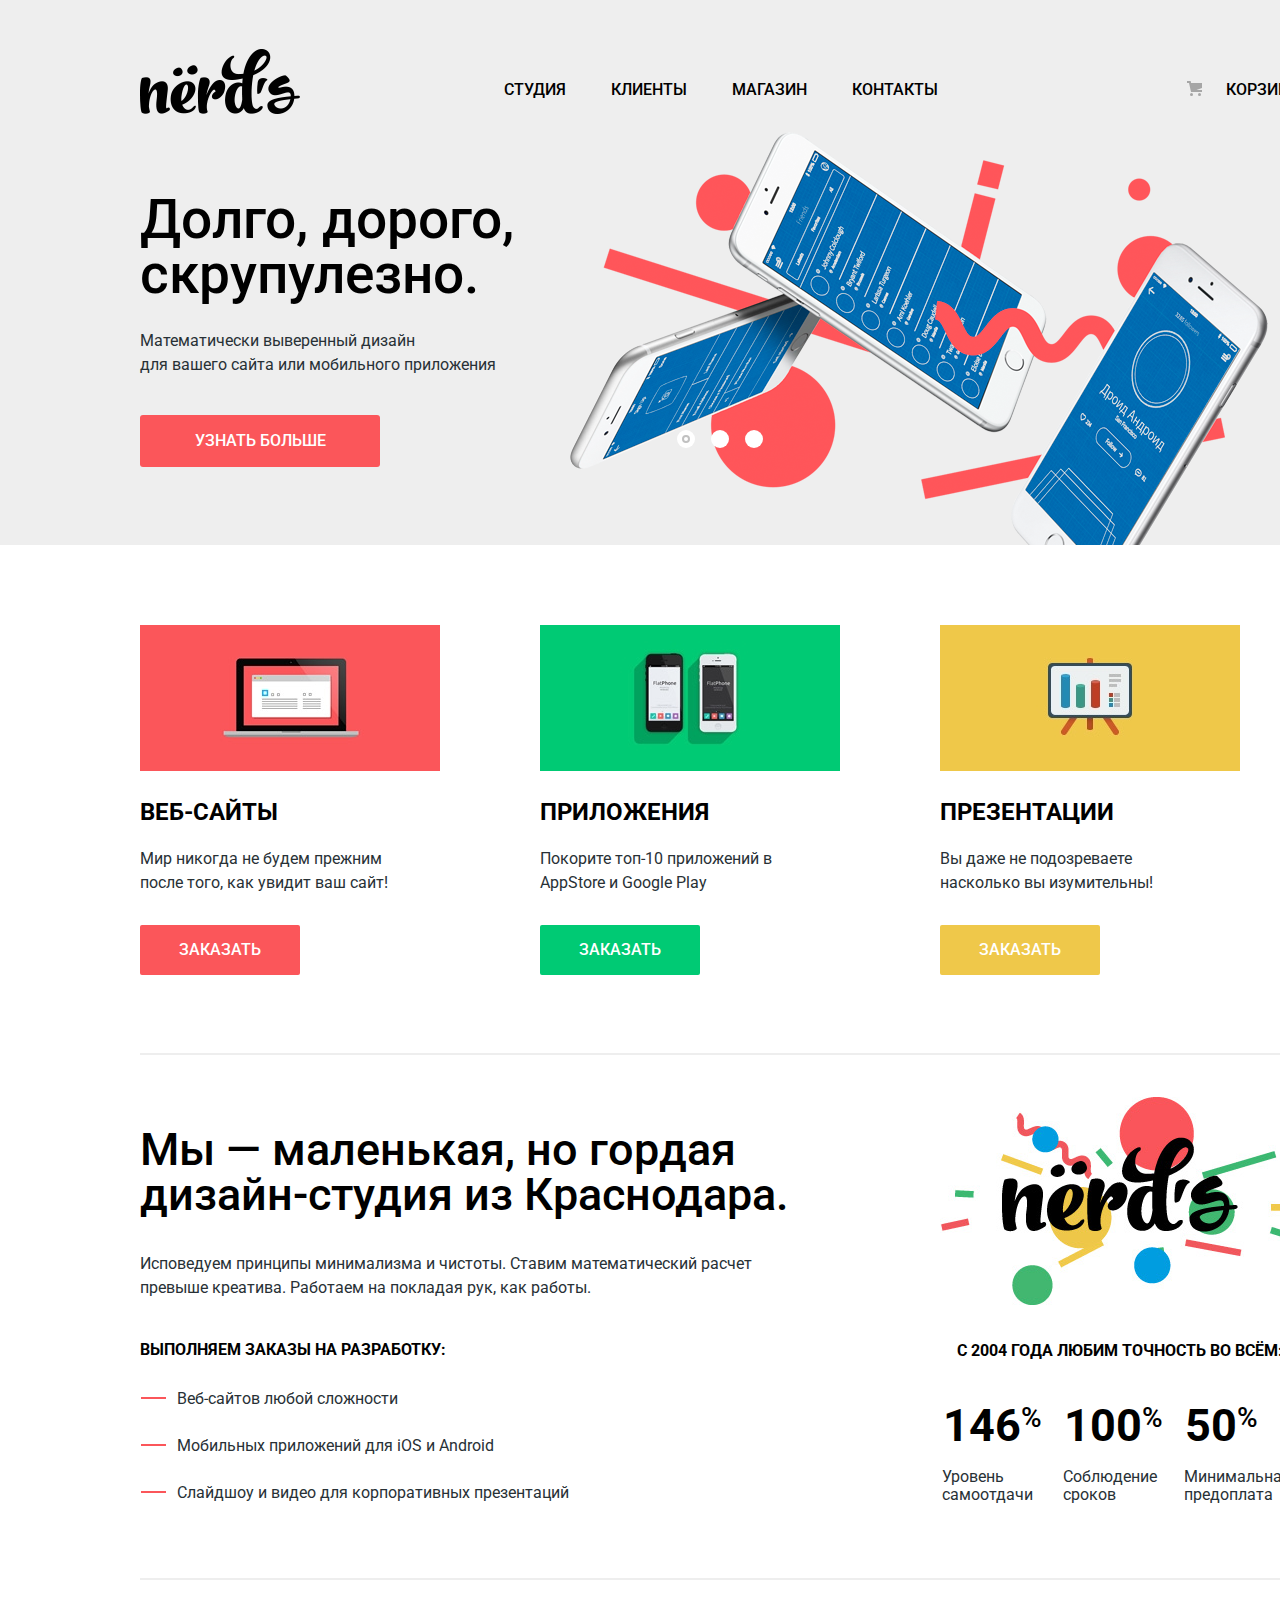
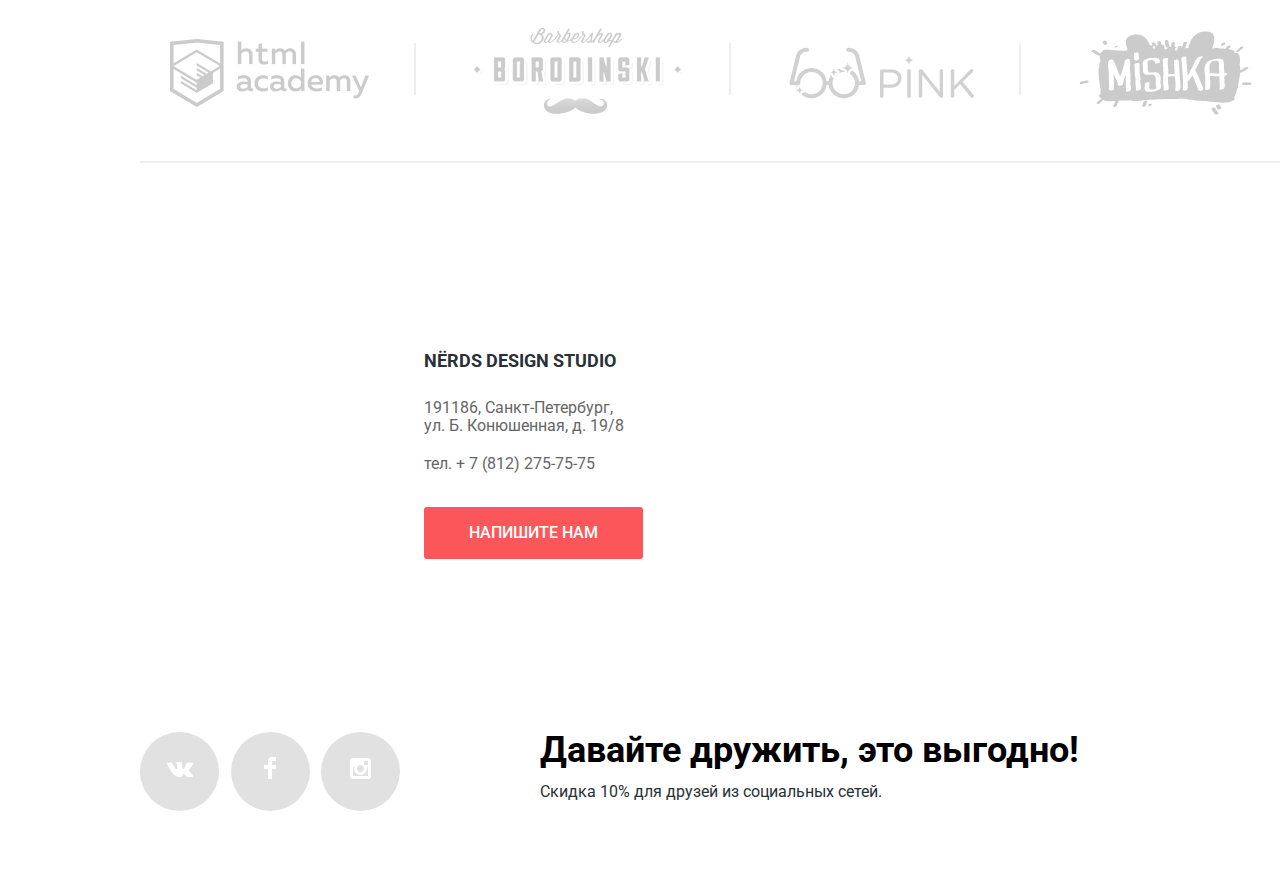
<file: index.html>
<!DOCTYPE html>
<html lang="ru">
<head>
  <meta charset="utf-8">
  <title>HTML Academy: Нёрдс</title>
  <link href="https://fonts.googleapis.com/css?family=Roboto:400,500,700&display=swap&subset=cyrillic" rel="stylesheet">
  <link rel="stylesheet" href="css/normalize.css">
  <link rel="stylesheet" href="css/style.css">
</head>
<body>
  <header class="main-header">
    <div class="container">
      <nav class="main-navigation">

        <a class="main-header-logo">
          <img src="img/nerds-logo.svg" width="160" height="65" alt="Nerds">
        </a>

        <ul class="site-navigation">
          <li>
            <a href="studio.html">Студия</a>
          </li>

          <li>
            <a href="clients.html">Клиенты</a>
          </li>

          <li>
            <a href="catalog.html">Магазин</a>
          </li>

          <li>
            <a href="contacts.html">Контакты</a>
          </li>
        </ul>

        <ul class="user-navigation">
          <li>
            <a class="basket" href="basket.html">Корзина</a>
          </li>
        </ul>
      </nav>
      <section class="slider">
        <input class="visually-hidden" type="radio" id="product-1" name="toggle" checked>
        <input class="visually-hidden" type="radio" id="product-2" name="toggle">
        <input class="visually-hidden" type="radio" id="product-3" name="toggle">
        <div class="slider-controls">
          <label class="slider-controls-item slider-controls-item--1" for="product-1">Первый</label>
          <label class="slider-controls-item slider-controls-item--2" for="product-2">Второй</label>
          <label class="slider-controls-item slider-controls-item--3" for="product-3">Третий</label>
        </div>


        <ul class="slider-list">

          <li class="slider-item">
            <h3>Долго, дорого,<br> скрупулезно.</h3>
            <p>Математически выверенный дизайн<br> для вашего сайта или мобильного приложения</p>
            <a class="button" href="#">Узнать больше</a>
          </li>

          <li class="slider-item">
            <h3>Любим математику как никто другой</h3>
            <p>Никакого креатива, только математические формулы для расчета идеальных пропорций</p>
            <a class="button" href="#">Узнать больше</a>
          </li>

          <li class="slider-item">
            <h3>Только ночь,<br> только хардкор</h3>
            <p>Работать днем, как все? Мы против этого.<br>
            Ближе к полуночи работа только начинается.</p>
            <a class="button" href="#">Узнать больше</a>
          </li>
        </ul>
      </section>
    </div>
  </header>
  <main>
    <div class="container">
      <h1 class="visually-hidden">Нёрдс, веб-студия</h1>

      <section class="features">
        <h2 class="visually-hidden">Наши приемущества</h2>

        <ul class="features-list">
          <li class="features-item">
            <img src="img/illustration-1.jpg" width="300" height="146" alt="Веб-сайт">
            <h3>Веб-Сайты</h3>
            <p>Мир никогда не будем прежним после того, как увидит ваш сайт!</p>
            <a class="features-button features-button-red" href="#">Заказать</a>
          </li>

          <li class="features-item">
            <img src="img/illustration-2.jpg" width="300" height="146" alt="Приложения">
            <h3>Приложения</h3>
            <p>Покорите топ-10 приложений в AppStore и Google Play</p>
            <a class="features-button features-button-green" href="#">Заказать</a>

          </li>

          <li class="features-item">
            <img src="img/illustration-3.jpg" width="300" height="146" alt="Презентации">
            <h3>Презентации</h3>
            <p>Вы даже не подозреваете насколько вы изумительны!</p>
            <a class="features-button features-button-yellow" href="#">Заказать</a>
          </li>

        </ul>
      </section>

      <div class="index-column">
        <section class="about-us">
          <h2>Мы — маленькая, но гордая дизайн-студия из Краснодара.</h2>
          <p>Исповедуем принципы минимализма и чистоты. Ставим математический расчет превыше креатива. Работаем на покладая рук, как работы.</p>

          <h3>Выполняем заказы на разработку:</h3>
          <ul class="work-list">
            <li class="work-item">Веб-сайтов любой сложности</li>
            <li class="work-item">Мобильных приложений для iOS и Android</li>
            <li class="work-item">Слайдшоу и видео для корпоративных презентаций</li>
          </ul>
        </section>

        <section class="statistics">
          <img src="img/nerds-illustration.svg" width="360" height="208" alt="nёrds">
          <b>С 2004 года любим точность во всём:</b>

          <table class="table">
            <tr>
              <th>146<sup>%</sup></th>
              <th>100<sup>%</sup></th>
              <th>50<sup>%</sup></th>
            </tr>
            <tr>
              <td>Уровень самоотдачи</td>
              <td>Соблюдение сроков</td>
              <td>Минимальная предоплата</td>
            </tr>
          </table>
        </section>
      </div>
      <section class="our-sites">
        <ul class="sites-list">
          <li class="site-item">
            <a href="https://htmlacademy.ru/intensive/htmlcss">
              <img src="img/logo-1.png" width="199" height="68" alt="HTML Academy">
            </a>
          </li>

          <li class="site-item">
           <a href="#">
             <img src="img/logo-2.png" width="209" height="90" alt="Барбершоп Бородинский">
           </a>
         </li>

         <li class="site-item">
           <a href="#">
             <img src="img/logo-3.png" width="185" height="52" alt="Пинк">
           </a>
         </li>

         <li class="site-item">
           <a href="#">
             <img src="img/logo-4.png" width="173" height="84" alt="Mishka">
           </a>
         </li>
       </ul>
     </section>
   </div>

   <section class="map">
    <iframe src="https://www.google.com/maps/embed?pb=!1m18!1m12!1m3!1d1998.6037872533261!2d30.32085871572349!3d59.93871648187617!2m3!1f0!2f0!3f0!3m2!1i1024!2i768!4f13.1!3m3!1m2!1s0x4696310fca145cc1%3A0x42b32648d8238007!2z0JHQvtC70YzRiNCw0Y8g0JrQvtC90Y7RiNC10L3QvdCw0Y8g0YPQuy4sIDE5LzgsINCh0LDQvdC60YIt0J_QtdGC0LXRgNCx0YPRgNCzLCAxOTExODY!5e0!3m2!1sru!2sru!4v1560721026812!5m2!1sru!2sru" width="600" height="416" style="border:0" allowfullscreen></iframe>

    <div class="contacts">
      <header>Nёrds Design Studio</header>
      <ul class="contact-list">
        <li class="contacts-item">191186, Санкт-Петербург,<br> ул. Б. Конюшенная, д. 19/8</li>
        <li class="contacts-item">тел. + 7 (812) 275-75-75</li>
      </ul>
      <a class="button popup" href="#">Напишите нам</a>
    </div>
  </section>
</main>

<footer class="main-footer">
  <div class="container">
   <div class="footer-social">
    <ul class="social-list">
      <li class="social-item">
        <a class="social-button" href="vk.ru"><span class="visually-hidden">Вконтакте</span>
          <svg id="SVGDoc1" width="26" height="15" xmlns="http://www.w3.org/2000/svg" version="1.1" xmlns:xlink="http://www.w3.org/1999/xlink"  viewBox="0 0 26 15"><defs></defs><desc>Generated with Avocode.</desc><g transform="matrix(1,0,0,1,-167,-2360)"><g><title>vk-icon</title><image xlink:href="[data-uri]" width="26" height="15" transform="matrix(1,0,0,1,167,2360)" ></image></g></g></svg></a>
        </li>

        <li class="social-item">
          <a class="social-button" href="facebook.com"><span class="visually-hidden">Фейсбук</span>
            <svg id="SVGDo2c" width="12" height="22" xmlns="http://www.w3.org/2000/svg" version="1.1" xmlns:xlink="http://www.w3.org/1999/xlink" viewBox="0 0 12 22"><defs></defs><desc>Generated with Avocode.</desc><g transform="matrix(1,0,0,1,-265,-2356)"><g><title>fb-icon</title><image xlink:href="[data-uri]" width="12" height="22" transform="matrix(1,0,0,1,265,2356)" ></image></g></g></svg>
          </a>
        </li>

        <li class="social-item">
          <a class="social-button" href="instagram.ru"><span class="visually-hidden">Инстаграм</span>
            <svg id="SVGDoc3" width="21" height="21" xmlns="http://www.w3.org/2000/svg" version="1.1" xmlns:xlink="http://www.w3.org/1999/xlink" viewBox="0 0 21 21"><defs></defs><desc>Generated with Avocode.</desc><g transform="matrix(1,0,0,1,-350,-2357)"><g><title>insta-icon</title><image xlink:href="[data-uri]" width="21" height="21" transform="matrix(1,0,0,1,350,2357)" ></image></g></g></svg></a>
          </li>
        </ul>
      </div>

      <div class="bonus">
        <b>Давайте дружить, это выгодно!</b>
        <p>Скидка 10% для друзей из социальных сетей.</p>
      </div>

    </div>
  </footer>

  <section class="modal">
    <form class="write-us" action="https://echo.htmlacademy.ru" method="post">
      <h2>Напишите нам</h2>

      <div class="modal-column">
        <p>
          <label for="input-name">Ваше имя:</label>
          <input class="write-name" type="text" name="name" placeholder="Имя Фамилия" id="input-name">
        </p>

        <p>
          <label for="input-email">Ваш e-mail:</label>
          <input class="write-email" type="text" name="email" placeholder="email@example.com" id="input-email">
        </p>
      </div>
      <div class="modal-comment">
        <label for="input-comment">Текст письма:</label>
        <textarea name="comment" id="input-comment" cols="30" rows="6" placeholder="В свободной форме"></textarea>
      </div>

      <button class="button" type="submit">Отправить</button>
    </form>
    <button class="modal-close" type="button">Закрыть</button>
  </section>

  <script src="js/write.js"></script>
</body>
</html>
</file>
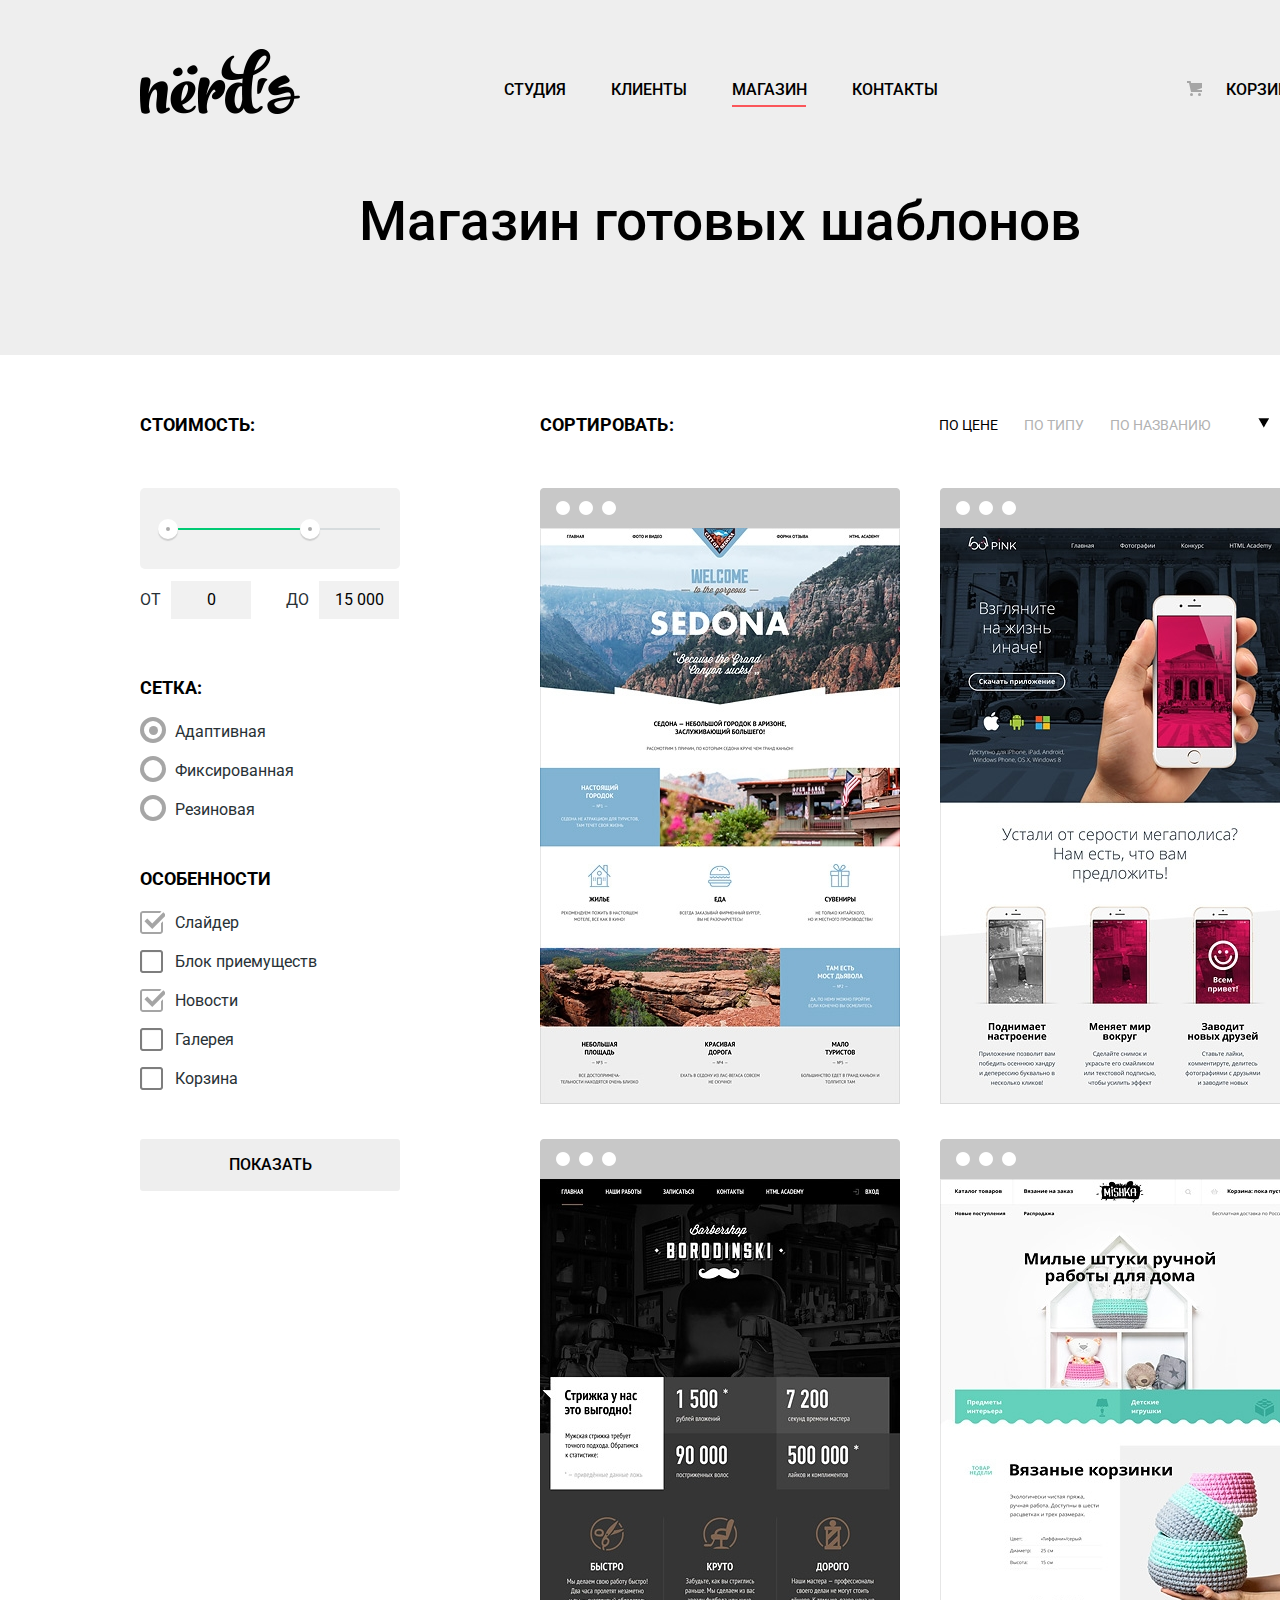
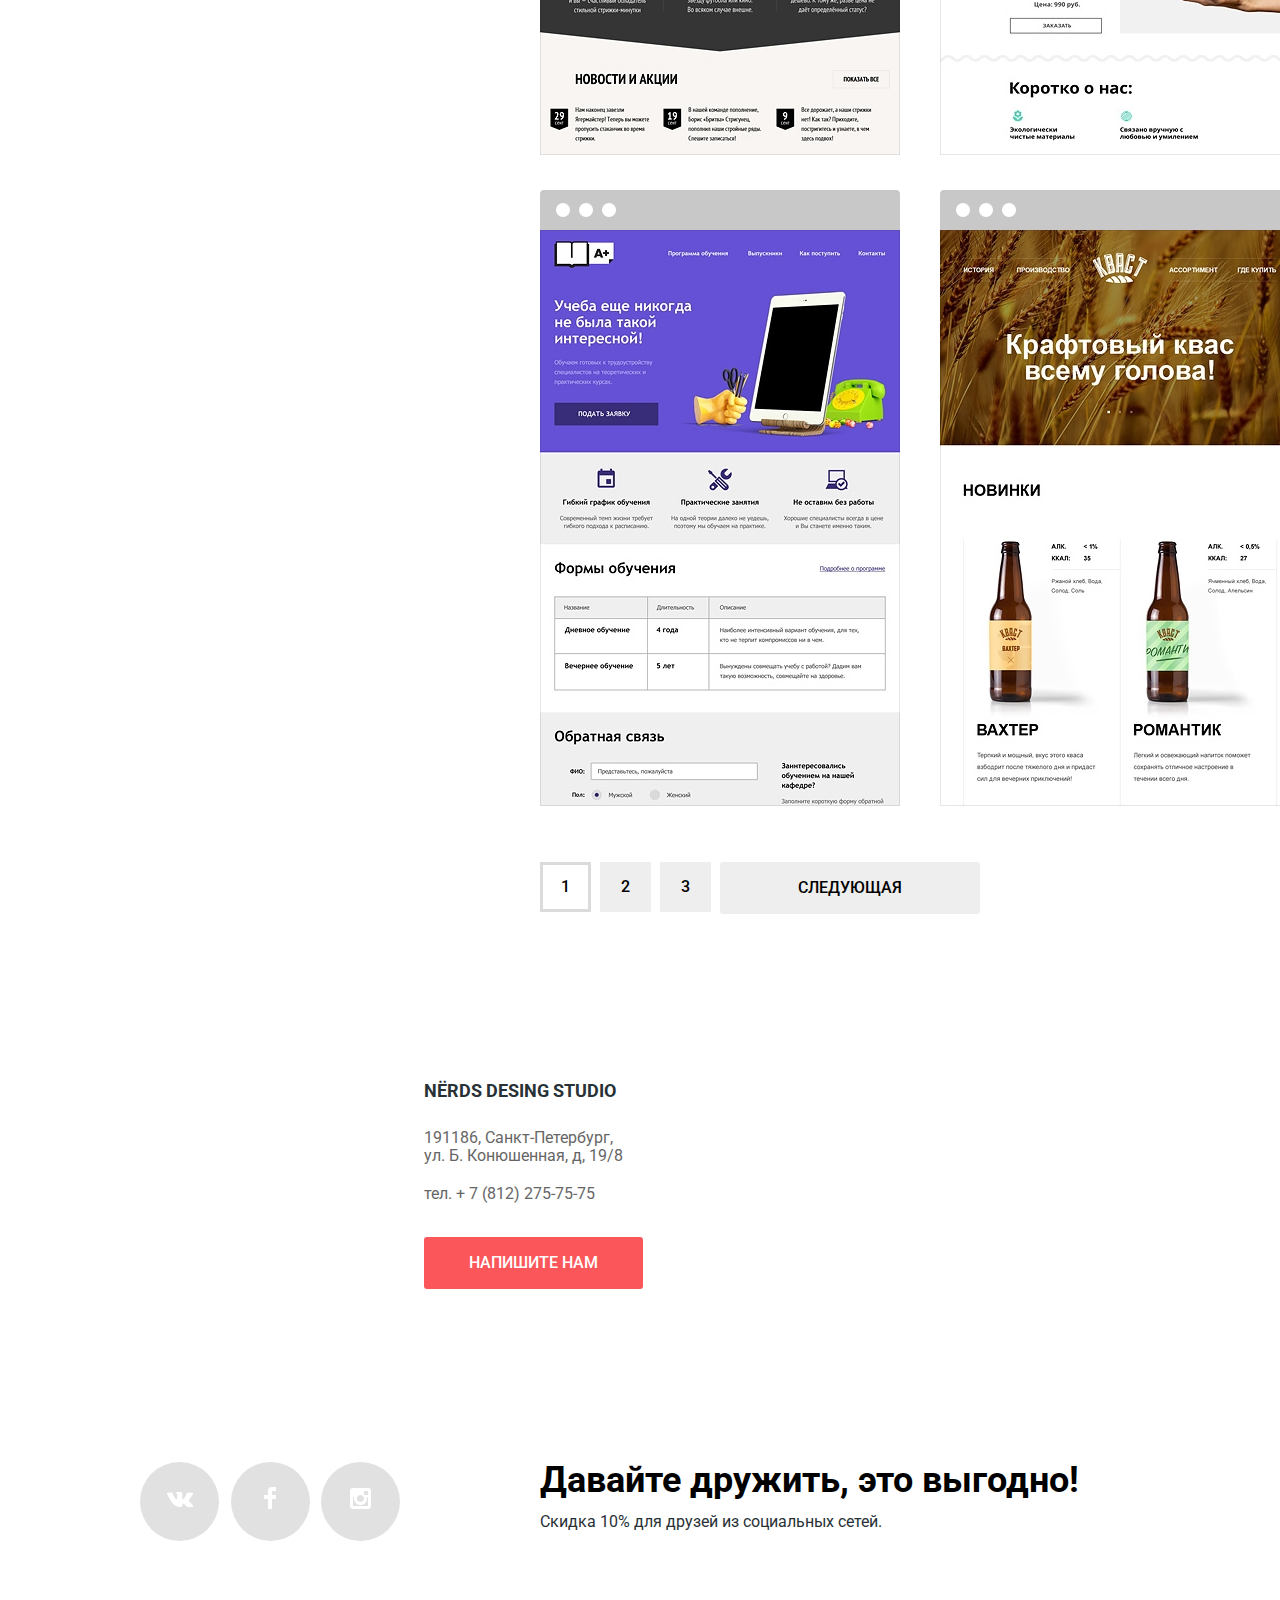
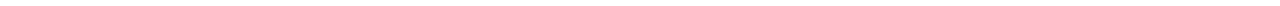
<file: catalog.html>
<!DOCTYPE html>
<html lang="ru">
<head>
  <meta charset="utf-8">
  <title>HTML Academy: Нёрдс</title>
  <link href="https://fonts.googleapis.com/css?family=Roboto:400,500,700&display=swap&subset=cyrillic" rel="stylesheet">
  <link rel="stylesheet" href="css/normalize.css">
  <link rel="stylesheet" href="css/style.css">
</head>
<body>
  <header class="main-header main-header-catalog">
    <div class="container">
      <nav class="main-navigation">

        <a class="main-header-logo" href="index.html">
          <img src="img/nerds-logo.svg" width="160" height="65" alt="Nerds">
        </a>

        <ul class="site-navigation">
          <li>
            <a href="studio.html">Студия</a>
          </li>

          <li>
            <a href="clients.html">Клиенты</a>
          </li>

          <li>
            <a class="active" href="catalog.html">Магазин</a>
          </li>

          <li>
            <a href="contacts.html">Контакты</a>
          </li>
        </ul>

        <ul class="user-navigation">
          <li>
            <a class="basket" href="basket.html">Корзина</a>
          </li>
        </ul>
      </nav>
      <h1>Магазин готовых шаблонов</h1>
    </div>
  </header>
  <main>
    <div class="container">
      <div class="catalog-column">
      <section class="filter">
        <h2 class="visually-hidden">Фильтр товаров</h2>
        <form class="filter" method="get" action="https://echo.htmlacademy.ru">

          <fieldset>
            <legend>Стоимость:</legend>

            <div class="range-filter">
              <div class="range-controls">
                <div class="scale">
                  <div class="bar"></div>
                </div>
                <div class="toggle toggle-min"></div>
                <div class="toggle toggle-max"></div>
              </div>

              <div class="price-controls">
                <label class="min-price">от<input name="min-price" type="text" value="0"></label>
                <label class="max-price">до<input name="max-price" type="text" value="15 000"></label>
              </div>
            </div>
          </fieldset>

          <fieldset class="filter-grid">
            <legend>Сетка:</legend>
            <ul>
              <li class="filter-option">
                <input class="visually-hidden filter-input-radio" type="radio" name="adaptive" id="filter-adaptive" checked>
                <label for="filter-adaptive">Адаптивная</label>
              </li>

              <li class="filter-option">
                <input class="visually-hidden filter-input-radio" type="radio" name="fixed" id="filter-fixed">
                <label for="filter-fixed">Фиксированная</label>
              </li>

              <li class="filter-option">
                <input class="visually-hidden filter-input-radio" type="radio" name="rubber" id="filter-rubber">
                <label for="filter-rubber">Резиновая</label>
              </li>
            </ul>
          </fieldset>

          <fieldset class="filter-feature">
            <legend>Особенности</legend>
            <ul>
              <li class="filter-option">
                <input class="visually-hidden filter-input-checkbox" type="checkbox" name="slider" id="filter-slider" checked>
                <label for="filter-slider">Слайдер</label>
              </li>

              <li class="filter-option">
                <input class="visually-hidden filter-input-checkbox" type="checkbox" name="features-block" id="filter-features">
                <label for="filter-features">Блок приемуществ</label>
              </li>

              <li class="filter-option">
                <input class="visually-hidden filter-input-checkbox" type="checkbox" name="news" id="filter-news" checked>
                <label for="filter-news">Новости</label>
              </li>

              <li class="filter-option">
                <input class="visually-hidden filter-input-checkbox" type="checkbox" name="gallery" id="filter-gallery">
                <label for="filter-gallery">Галерея</label>
              </li>

              <li class="filter-option">
                <input class="visually-hidden filter-input-checkbox" type="checkbox" name="basket" id="filter-basket">
                <label for="filter-basket">Корзина</label>
              </li>
            </ul>
          </fieldset>

          <button type="submit" class="button">Показать</button>
        </form>
      </section>

      <section class="catalog">

        <section class="catalog-filter">
          <h3>Сортировать:</h3>

          <ul class="sort">
            <li><a class="sort-item sort-item-active" href="#">По цене</a></li>
            <li><a class="sort-item sort-item-disable" href="#">По типу</a></li>
            <li><a class="sort-item sort-item-disable" href="#">По названию</a></li>
          </ul>

          <ul class="icon">
            <li><a class="icon-item-down" href="#">Down</a></li>
            <li><a class="icon-item-up" href="#">Up</a></li>
          </ul>
        </section>


        <section class="catalog-block">
          <ul class="catalog-list">

            <li class="catalog-item">
              <a href="#">
                <img src="img/img-sedona.jpg" width="360" height="576" alt="Sedona">
              </a>
              <div class="details">
                 <a href="#">Sedona</a>
                 <p>Информационный сайт для туристов</p>
                 <button class="button" type="button">9 900 РУБ.</button>
                </div>
            </li>

            <li class="catalog-item">
              <a href="#">
                <img src="img/img-pink.jpg" width="360" height="576" alt="Pink">
              </a>
              <div class="details">
                 <a href="#">Pink App</a>
                 <p>Продуктовый лендинг приложения для iOS и Android</p>
                 <button class="button" type="button">9 900 РУБ.</button>
                </div>
            </li>

            <li class="catalog-item">
              <a href="#">
                <img src="img/img-barbershop.jpg" width="360" height="576" alt="Барбершоп Бородинский">
              </a>
              <div class="details">
                 <a href="#">Barbershop</a>
                 <p>Сайт салона красоты. Для мужчин, да.</p>
                 <button class="button" type="button">9 900 РУБ.</button>
                </div>
            </li>

            <li class="catalog-item">
              <a href="#">
                <img src="img/img-mishka.jpg" width="360" height="576" alt="Mishka">
              </a>
              <div class="details">
                 <a href="#">Mishka</a>
                 <p>Интернет-магазин вязаных игрушек</p>
                 <button class="button" type="button">9 900 РУБ.</button>
                </div>
            </li>

            <li class="catalog-item">
              <a href="#">
                <img src="img/img-aplus.jpg" width="360" height="576" alt="Aplus">
              </a>
              <div class="details">
                 <a href="#">A Plus</a>
                 <p>Лендинг курсов повышения квалификации</p>
                 <button class="button" type="button">9 900 РУБ.</button>
                </div>
            </li>

            <li class="catalog-item">
              <a href="#">
                <img src="img/img-kvast.jpg" width="360" height="576" alt="Кваст">
              </a>
              <div class="details">
                 <a href="#">Кваст</a>
                 <p>Промо-сайт производителя крафтового кваса</p>
                 <button class="button" type="button">9 900 РУБ.</button>
                </div>
            </li>
          </ul>

          <ul class="page-list">
            <li><a class="page-item on-page" href="#">1</a></li>
            <li><a class="page-item" href="#">2</a></li>
            <li><a class="page-item" href="#">3</a></li>
            <li><a class="button" href="#">Следующая</a></li>
          </ul>
        </section>
      </section>
    </div>
    </div>
    <section class="map">
    <iframe src="https://www.google.com/maps/embed?pb=!1m18!1m12!1m3!1d1998.6037872533261!2d30.32085871572349!3d59.93871648187617!2m3!1f0!2f0!3f0!3m2!1i1024!2i768!4f13.1!3m3!1m2!1s0x4696310fca145cc1%3A0x42b32648d8238007!2z0JHQvtC70YzRiNCw0Y8g0JrQvtC90Y7RiNC10L3QvdCw0Y8g0YPQuy4sIDE5LzgsINCh0LDQvdC60YIt0J_QtdGC0LXRgNCx0YPRgNCzLCAxOTExODY!5e0!3m2!1sru!2sru!4v1560721026812!5m2!1sru!2sru" width="600" height="416" style="border:0" allowfullscreen></iframe>

    <div class="contacts">
      <header>Nёrds Desing Studio</header>
      <ul class="contact-list">
        <li class="contacts-item">191186, Санкт-Петербург,<br> ул. Б. Конюшенная, д, 19/8</li>
        <li class="contacts-item">тел. + 7 (812) 275-75-75</li>
      </ul>
      <a class="button popup" href="#">Напишите нам</a>
    </div>
  </section>
</main>

<footer class="main-footer">
  <div class="container">
   <div class="footer-social">
    <ul class="social-list">
      <li class="social-item">
        <a class="social-button" href="vk.ru"><span class="visually-hidden">Вконтакте</span>
          <svg id="SVGDoc1" width="26" height="15" xmlns="http://www.w3.org/2000/svg" version="1.1" xmlns:xlink="http://www.w3.org/1999/xlink" viewBox="0 0 26 15"><defs></defs><desc>Generated with Avocode.</desc><g transform="matrix(1,0,0,1,-167,-2360)"><g><title>vk-icon</title><image xlink:href="[data-uri]" width="26" height="15" transform="matrix(1,0,0,1,167,2360)" ></image></g></g></svg></a>
        </li>

        <li class="social-item">
          <a class="social-button" href="facebook.com"><span class="visually-hidden">Фейсбук</span>
            <svg id="SVGDoc2" width="12" height="22" xmlns="http://www.w3.org/2000/svg" version="1.1" xmlns:xlink="http://www.w3.org/1999/xlink" viewBox="0 0 12 22"><defs></defs><desc>Generated with Avocode.</desc><g transform="matrix(1,0,0,1,-265,-2356)"><g><title>fb-icon</title><image xlink:href="[data-uri]" width="12" height="22" transform="matrix(1,0,0,1,265,2356)" ></image></g></g></svg>
          </a>
        </li>

        <li class="social-item">
          <a class="social-button" href="instagram.ru"><span class="visually-hidden">Инстаграм</span>
            <svg id="SVGDoc3" width="21" height="21" xmlns="http://www.w3.org/2000/svg" version="1.1" xmlns:xlink="http://www.w3.org/1999/xlink" viewBox="0 0 21 21"><defs></defs><desc>Generated with Avocode.</desc><g transform="matrix(1,0,0,1,-350,-2357)"><g><title>insta-icon</title><image xlink:href="[data-uri]" width="21" height="21" transform="matrix(1,0,0,1,350,2357)" ></image></g></g></svg></a>
          </li>
        </ul>
      </div>

      <div class="bonus">
        <b>Давайте дружить, это выгодно!</b>
        <p>Скидка 10% для друзей из социальных сетей.</p>
      </div>

    </div>
  </footer>
  <section class="modal">
    <form class="write-us" action="https://echo.htmlacademy.ru" method="post">
      <h2>Напишите нам</h2>

      <div class="modal-column">
        <p>
          <label for="input-name">Ваше имя:</label>
          <input class="write-name" type="text" name="name" placeholder="Имя Фамилия" id="input-name">
        </p>

        <p>
          <label for="input-email">Ваш e-mail:</label>
          <input class="write-email" type="text" name="email" placeholder="email@example.com" id="input-email">
        </p>
      </div>
      <div class="modal-comment">
        <label for="input-comment">Текст письма:</label>
        <textarea name="comment" id="input-comment" cols="30" rows="6" placeholder="В свободной форме"></textarea>
      </div>

      <button class="button" type="submit">Отправить</button>
    </form>
    <button class="modal-close" type="button">Закрыть</button>
  </section>
  <script src="js/write.js"></script>
</body>
</html>
</file>
<file: css/style.css>
body {
  margin: 0;

  font-family: 'Roboto', Arial, sans-serif;
  font-size: 16px;
  line-height: 24px;
  font-weight: 400;
  color: #283136;

  outline: none;
}

a {
  text-decoration: none;
}

img {
  max-width: 100%;
  height: auto;
}

.visually-hidden:not(:focus):not(:active),
input[type="checkbox"].visually-hidden,
input[type="radio"].visually-hidden {
  position: absolute;

  width: 1px;
  height: 1px;
  margin: -1px;
  border: 0;
  padding: 0;

  white-space: nowrap;

  clip-path: inset(100%);
  clip: rect(0 0 0 0);
  overflow: hidden;
}

.container {
  width: 1160px;
  padding: 0 140px;
  margin: 0 auto;
}

.main-header {
  margin-bottom: 80px;

  background-color: #eeeeee;
}

.main-header-catalog {
  margin-bottom: 55px;
}

.main-header-logo {
  width: 165px;
  height: 65px;

  margin-top: 49px;

  margin-right: 199px;
}

.main-header-logo:hover,
.main-header-logo:focus {
  opacity: 0.8;
}

.main-header-logo:active {
  opacity: 0.3;
}

.main-navigation {
  display: flex;
  line-height: 30px;

  color: #000000;
  font-weight: 500;
  text-transform: uppercase;
}

.site-navigation,
.user-navigation {
  margin: 0;
  padding: 0;

  list-style: none;
}

.site-navigation {
  display: flex;
  flex-wrap: wrap;
  width: 620px;

  margin-top: 75px;
}

.user-navigation {
  display: flex;
  max-width: 183px;
  margin-top: 75px;
  margin-left: auto;
}

.user-navigation .basket {
  position: relative;
  padding-left: 40px;
}

.active {
  position: relative;
}

.active::before {
  content: "";
  position: absolute;

  top: 25px;

  width: 74px;
  height: 2px;

  background-color: #fb565a;
}

.basket::before {
  content: "";

  position: absolute;
  width: 15px;
  height: 15px;

  left: 1px;
  top: 1px;

  background-image: url("../img/cart-icon.svg");
  background-repeat: no-repeat;
}

.site-navigation a,
.user-navigation a {
 color: #000000;
}

.site-navigation a {
  padding-right: 45px;
}

.site-navigation a:hover,
.site-navigation a:focus,
.user-navigation a:hover,
.user-navigation a:focus {
  color: #fb565a;
}

.site-navigation a:active,
.user-navigation a:active {
  color: #a7a7a7;
}

.slider {
  position: relative;
}

.slider-controls {
  position: absolute;
  left: 50%;
  top: 308px;

  transform: translateX(-50%);
  font-size: 0;
}

.slider-controls label {
  position: relative;

  display: inline-block;
  vertical-align: top;
  width: 18px;
  height: 18px;
  padding: 8px;

  border-radius: 50%;
  cursor: pointer;
}

.slider-controls label::after {
  content: "";
  position: absolute;

  width: 18px;
  height: 18px;

  background: #ffffff;

  border-radius: 50%;
}

.slider-controls .active::before {
  content: "";

  position: absolute;
  left: 50%;
  top: 50%;
  z-index: 2;

  width: 4px;
  height: 4px;
  margin: -4px;

  border: 2px solid #c1c1c1;
  border-radius: 50%;
}

.slider-list {
  margin: 0;
  padding: 0;

  list-style: none;
}

.slider-item {
  display: none;

  padding-top: 78px;
  padding-bottom: 78px;
}

.slider-item:nth-child(1) {
  background-image: url("../img/slide1.png");
  background-repeat: no-repeat;
  background-position: 93% 100%;
}

.slider-item:nth-child(2) {
  background-image: url("../img/slide2.png");
  background-repeat: no-repeat;
  background-position: 100% 100%;
}

.slider-item:nth-child(3) {
  background-image: url("../img/slide3.png");
  background-repeat: no-repeat;
  background-position: 100% 100%;
}


#product-1:checked ~ .slider-list .slider-item:nth-child(1) {
  display: block;
}

#product-2:checked ~ .slider-list .slider-item:nth-child(2) {
  display: block;
}

#product-3:checked ~ .slider-list .slider-item:nth-child(3) {
  display: block;
}

#product-1:checked ~ .slider-controls .slider-controls-item--1::before,
#product-2:checked ~ .slider-controls .slider-controls-item--2::before,
#product-3:checked ~ .slider-controls .slider-controls-item--3::before {
  content: "";
  position: absolute;
  left: 50%;
  top: 50%;
  z-index: 2;
  width: 4px;
  height: 4px;
  margin: -4px;
  background-color: inherit;
  border: 2px solid #c1c1c1;
  border-radius: 50%;
}

.slider-item h3 {
  max-width: 515px;
  margin: 0;
  margin-bottom: 27px;

  font-size: 55px;
  line-height: 55px;
  font-weight: 500;

  color: #000000;
}

.slider-item p {
  max-width: 409px;
  margin: 0;
  margin-bottom: 38px;
}

.button {
  display: block;
  width: 240px;
  padding: 17px 0;

  font-size: 16px;
  line-height: 18px;
  font-weight: 500;
  text-transform: uppercase;
  text-align: center;

  background-color: #fb565a;
  border-radius: 3px;
  color: #ffffff;

  border: none;
}

.button:hover,
.button:focus {
  background-color: #e74246;
}

.button:active {
  background-color: #d7373b;
  color: #e37376;
}

.index-column {
  position: relative;

  display: flex;
  justify-content: space-between;

  margin-bottom: 100px;
}

.index-column::after {
  content: "";
  position: absolute;
  bottom: -52px;

  width: 100%;
  height: 2px;

  background-image: url("../img/divide.svg");
}


.features {
  position: relative;
  margin-bottom: 122px;
}

.features::after {
  content: "";
  position: absolute;
  bottom: -80px;

  width: 100%;
  height: 2px;

  background-image: url("../img/divide.svg");
}

.features-list {
  display: flex;
  justify-content: space-between;
  width: 1100px;
  margin: 0;
  padding: 0;

  list-style: none;
}

.features-item {
  width: 300px;
}

.features-item img {
  margin-bottom: 19px;
}

.features-list h3 {
  margin: 0;
  margin-bottom: 20px;
  font-size: 24px;
  line-height: 30px;
  font-weight: 700;
  text-transform: uppercase;

  color: #000000;
}

.features-list p {
  display: block;
  width: 250px;
  margin: 0;
  margin-bottom: 30px;
}

.features-button {
  font: inherit;
  display: block;
  width: 160px;
  padding: 16px 0;
  line-height: 18px;
  font-weight: 500;
  text-transform: uppercase;
  text-align: center;

  color: #ffffff;

  border: none;
  border-radius: 2px;
}

.features-button-red {
  background-color: #fb565a;
}

.features-button-red:hover,
.features-button-red:focus {
  background-color: #e74246;
}

.features-button-red:active {
  background-color: #d7373b;
  color: #e37376;

  border-top: 3px solid #c13135;
}

.features-button-green {
  background-color: #00ca74;
}

.features-button-green:hover,
.features-button-green:focus {
  background-color: #00bc6c;
}

.features-button-green:active {
  background-color: #00aa62;
  color: #4cc491;

  border-top: 3px solid #009958;
}

.features-button-yellow {
  background-color: #efc84a;
}

.features-button-yellow:hover,
.features-button-yellow:focus {
  background-color: #eab534;
}

.features-button-yellow:active {
  background-color: #e5a722;
  color: #edc164;

  border-top: 3px solid #ce961f;
}

.about-us {
  width: 650px;
}

.about-us h2 {
  margin: 0;
  margin-top: 30px;
  margin-bottom: 35px;

  font-size: 45px;
  line-height: 45px;
  font-weight: 500;

  color: #000000;
}

.about-us p {
  margin: 0;
  margin-bottom: 38px;
}

.about-us h3 {
  margin: 0;
  margin-bottom: 25px;
  font-size: 16px;
  line-height: 24px;
  font-weight: 700;
  text-transform: uppercase;

  color: #000000;
}

.work-list {
  margin: 0;
  padding: 0;
  list-style: none;
}

.work-item {
  position: relative;

  padding-left: 37px;
  margin-bottom: 23px;
}

.work-item::before {
  content: "";
  position: absolute;

  width: 25px;
  height: 2px;

  left: 1px;
  top: 10px;

  background-color: #fb565a;
}

.statistics {
  display: flex;
  flex-direction: column;
  align-items: center;
  width: 360px;
}

.statistics img {
  margin-bottom: 34px;
}

.statistics b {
  margin: 0;
  padding: 0;
  margin-bottom: 55px;

  text-transform: uppercase;

  color: #000000;
}

.statistics th {
  padding-bottom: 34px;
  font-size: 45px;
  line-height: 10px;
  font-weight: 700;

  text-align: left;
  color: #000000;

  padding-right: 16px;
}

.statistics td {
  padding: 0;

  line-height: 18px;

  text-align: left;
}

.table sup {
  top: -0.5em;
  font-size: 62%;

  font-weight: 500;
}

.our-sites {
  position: relative;
  margin-bottom: 119px;
}

.our-sites::after {
  content: "";
  position: absolute;
  bottom: -38px;

  width: 100%;
  height: 2px;

  background-image: url("../img/divide.svg");
}

.sites-list {
  display: flex;
  justify-content: space-between;
  flex-wrap: wrap;
  min-width: 1070px;
  margin: 0;
  padding: 0;
  padding-left: 30px;
  padding-right: 48px;

  list-style: none;
}

.site-item {
  display: flex;
  justify-content: center;
  align-items: center;
  position: relative;
}

.site-item::before {
  content: "";
  position: absolute;

  width: 2px;
  height: 52px;

  left: -60px;
  top: 15px;

  background-color: #eeeeee;
}

.site-item:nth-child(1):before {
  display: none;
}

.site-item img {
  opacity: 0.2;
}

.site-item img:hover,
.site-item img:focus {
  opacity: 1;
}

.site-item img:active {
  opacity: 0.1;
}

.map iframe {
  width: 100%;
}

.main-footer {
  display: flex;
  padding: 65px 0;
}

.main-footer .container {
  display: flex;
}

.social-list {
  display: flex;
  flex-wrap: wrap;
  justify-content: space-between;
  width: 260px;
  margin: 0;
  padding: 0;
  margin-right: 140px;

  list-style: none;
}

.social-item {
  display: flex;
  justify-content: center;
  align-items: center;
  width: 79px;
  height: 79px;

  background-color: #e1e1e1;
  border-radius: 50%;
}

.social-item:hover,
.social-item:focus {
  background-color: #e74246;
}

.social-item:active {
  background-color: #d7373b;
}

.social-item:active svg {
  opacity: 0.3;
}


.bonus {
  width: 550px;
}

.bonus p {
  margin: 0;
}


.bonus b {
  display: block;
  font-size: 36px;
  line-height: 36px;
  font-weight: 700;

  color: #000000;

  margin-bottom: 12px;
}

.main-header {
  min-height: 355px;
}

.main-header h1 {
  margin: 0;
  margin-top: 80px;

  font-size: 55px;
  line-height: 55px;
  font-weight: 500;

  color: #000000;

  text-align: center;
}

.filter {
  margin-right: 70px;
}

.filter h3 {
  margin: 0;
  font-size: 18px;
  line-height: 30px;
  font-weight: 700;
  text-transform: uppercase;
  letter-spacing: 0.05px;

  color: #000000;

}

.filter fieldset {
  width: 260px;
  margin: 0;
  padding: 0;

  border: none;
}

.filter legend {
  font-size: 18px;
  line-height: 30px;
  font-weight: 700;
  text-transform: uppercase;
  letter-spacing: 0.05px;

  color: #000000;
}

.filter .button,
.page-list .button {
  width: 260px;
  border: none;

  background-color: #eeeeee;


  color: #000000;
}

.filter .button:hover,
.filter .button:focus {
  background-color: #dfdfdf;
}

.filter .button:active {
  background-color: #d5d5d5;

  border: 2px solid #bfbfbf;
}

.filter-grid legend,
.filter-feature legend {
  margin-bottom: 17px;
}

.filter ul {
  margin: 0;
  padding: 0;

  list-style: none;
}

.filter-grid ul {
  margin-bottom: 42px;
}

.filter-feature ul {
  margin-bottom: 48px;
}

.range-filter {
  width: 260px;
}

.range-controls {
  position: relative;

  height: 41px;
  margin-top: 48px;
  margin-bottom: 12px;
  padding-top: 40px;
  padding-left: 20px;
  padding-right: 20px;

  background-color: #f1f1f1;

  border-radius: 5px;
}

.range-controls .scale {
  height: 2px;

  background: #d7dcde;
}

.range-controls .bar {
  width: 70%;
  height: 2px;

  background: #00ca74;
}

.range-controls .toggle {
  position: absolute;
  top: 31px;
  left: 0;

  width: 4px;
  height: 4px;

  border: 8px solid #ffffff;
  border-radius: 50%;
  box-shadow: 0 2px 1px 0 #cfcfcf;
  background-color: #ababab;
  cursor: pointer;
}

.range-controls .toggle-min {
  left: 18px;
}

.range-controls .toggle-max {
  left: 160px;
}

.price-controls {
  width: 260px;
  font-size: 0;
}

.price-controls .min-price {
  margin-right: 35px;
}

.price-controls label {
  display: inline-block;
  vertical-align: top;

  font-size: 16px;
  text-transform: uppercase;
}


.price-controls input {
  max-width: 60px;
  padding: 10px 10px;
  margin-left: 10px;
  margin-bottom: 54px;

  font-size: 16px;
  text-align: center;

  border: none;
  background: #f1f1f1;
}

.filter-option {
  margin-bottom: 15px;
  padding-left: 35px;
}


.filter-option label {
  position: relative;

  display: block;
  cursor: pointer;
  user-select: none;
}

.filter-input-checkbox + label::before {
  content: "";
  position: absolute;

  top: 0px;
  left: -35px;

  width: 23px;
  height: 23px;

  background-image: url("../img/checkbox-off.svg");
  background-repeat: no-repeat;
  opacity: 0.5;
}

.filter-input-checkbox + label:hover:before {
  opacity: 1;
}

.filter-input-checkbox:checked + label::before {
  width: 25px;
  height: 25px;

  background-image: url("../img/checkbox-on.svg");
}

.filter-input-radio + label::before {
  content: "";
  position: absolute;
  top: -3px;
  left: -35px;

  width: 18px;
  height: 18px;

  background-color: white;
  border: 4px solid #a6a6a6;
  border-radius: 50%;
}

.filter-input-radio + label:hover:before {
  border: 4px solid #4d4d4d;
}

.filter-input-radio:checked + label::after {
  content: "";
  position: absolute;
  top: 6px;
  left: -26px;

  width: 9px;
  height: 9px;

  border-radius: 50%;
  background-color: #a6a6a6;
}

.filter-input-radio:checked + label:hover:after {
  background-color: #4d4d4d;
}

.catalog-block {
  width: 770px;
}

.catalog-column {
  display: flex;
}

.catalog-filter h3 {
  margin: 0;
  margin-right: 265px;
  font-size: 18px;
  line-height: 30px;
  font-weight: 700;
  text-transform: uppercase;
  letter-spacing: 0.05px;

  color: #000000;
}

.catalog-filter {
  display: flex;

  margin-bottom: 20px;

}

.catalog-filter ul {
  display: flex;
  align-items: center;
  margin: 0;
  padding: 0;

  list-style: none;
}

.sort-item {
  display: block;
  margin-right: 26px;

  color: #b2b2b2;
  font-size: 14px;
  line-height: 18px;
  font-weight: 400;
  text-transform: uppercase;
}

.sort-item:hover,
.sort-item:focus {
  color: #666666;
}

.sort-item:active {
  color: #000000;
}

.sort-item-active {
  color: #000000;
}

.icon-item-up,
.icon-item-down {
  position: relative;

  font-size: 0;
}

.icon-item-up:hover,
.icon-item-up:focus,
.icon-item-down:hover,
.icon-item-down:focus {
  opacity: 0.2;
}

.icon-item-down::before {
  content: "";
  position: absolute;

  left: 21px;
  bottom: 0px;

  width: 11px;
  height: 10px;

  background-image: url("../img/icon-down-dir.svg");
}

.icon-item-up::before {
  content: "";
  position: absolute;
  left: 51px;
  top: -10px;

  width: 11px;
  height: 10px;

  opacity: 0.5;

  background-image: url("../img/icon-up-dir.svg");
}

.catalog-list {
  display: flex;
  flex-wrap: wrap;
  margin: 0;
  padding: 0;
  margin-bottom: 49px;

  list-style: none;
}

.catalog-item {
  position: relative;
  width: 360px;
  padding-top: 68px;
}

.catalog-item::before {
  content: "";
  position: absolute;
  top: 28px;

  width: 360px;
  height: 40px;

  background-image: url("../img/browser.svg");

  opacity: 0.3;
}

.catalog-item:hover:before {
  opacity: 1;
}

.catalog-item:hover .details {
  display: flex;
}

.catalog-item:nth-child(odd) {
  margin-right: 40px;
}

.page-list {
  display: flex;
  justify-content: space-between;
  flex-wrap: wrap;;
  width: 440px;
  padding: 0;
  margin: 0;
  margin-bottom: 60px;

  list-style: none;
}

.page-item {
  display: flex;
  align-items: center;
  box-sizing: border-box;
  padding: 10px 18px;

  background-color: #eeeeee;
  color: #000000;
  font-weight: 500;
  border: 3px solid #eeeeee;
}

.page-item:hover,
.page-item:focus {
  background-color: #dfdfdf;
  border: 3px solid #dfdfdf;
}

.page-item:active {
  background-color: #d5d5d5;
  border-top: 3px solid #bfbfbf;
}

.on-page {
  background-color: #ffffff;
  border: 3px solid #dbdbdb;
}

.details {
  content: "";
  position: absolute;

  width: 360px;
  min-height: 231px;

  bottom: 1px;

  display: none;
  flex-direction: column;
  align-items: center;

  text-align: center;

  background-color: #eeeeee;
}

.details a {
  display: block;
  margin-top: 21px;
  margin-bottom: 14px;
  font-size: 18px;
  line-height: 30px;
  font-weight: 700;

  text-transform: uppercase;

  color: #000000;
}

.details p {
  margin: 0;
  padding: 0 80px;

  line-height: 18px;

  margin-bottom: 30px;
}

.details .button {
  width: 200px;
}

.map {
  position: relative;
}

.popup {
  width: 219px;
}


.contacts {
  position: absolute;

  top: 50px;
  left: 365px;

  display: flex;
  flex-direction: column;
  align-items: flex-start;
  width: 219px;

  padding: 52px 59px;

  background-color: #ffffff;
}

.contacts header {
  margin-bottom: 23px;

  font-size: 18px;
  line-height: 30px;
  font-weight: 700;

  text-transform: uppercase;
}

.contacts-item {
  font-size: 16px;
  line-height: 18px;
  font-weight: 400;

  color: #666666;
}

.contacts-item:nth-child(1) {
  margin-bottom: 20px;
}

.contacts-item:nth-child(2) {
  margin-bottom: 4px;
}


.contact-list {
  margin: 0;
  padding: 0;
  margin-bottom: 30px;

  list-style: none;
}

.modal {
  font-family: Roboto;

  display: none;
  position: fixed;

  top: 50%;
  left: 50%;

  width: 770px;

  padding-top: 65px;
  padding-bottom: 85px;
  padding-left: 95px;
  padding-right: 95px;

  transform: translate(-50%, -50%);

  background-color: #ffffff;
  box-shadow: 0 20px 40px rgba(0, 1, 1, 0.75);
}

.modal input:hover,
.modal textarea:hover {
  border: 2px solid #b4b9bb;
  color: #a2a2a2;
}

.modal input:focus,
.modal textarea:focus {
  border: 2px solid #000000;
  color: #444444;
}

.modal-error {
  border: 2px solid #e74246;
  color: #e74246;
}

.modal h2 {
  margin: 0;
  margin-bottom: 25px;

  font-size: 45px;
  line-height: 45px;
  font-weight: 500;

  color: #000000;
}

.modal label {
  display: block;

  margin-bottom: 10px;

  font-size: 16px;
  line-height: 18px;
  font-weight: 700;

  color: #000000;
}

.modal-column {
  display: flex;
  justify-content: space-between;

  margin: 0;
  margin-bottom: 20px;
}

.modal-comment {
  display: flex;
  flex-direction: column;

  margin-bottom: 43px;
}

.modal-close {
  position: absolute;
  top: 78px;
  right: 92px;

  width: 21px;
  height: 21px;

  font-size: 0;

  background-image: url("../img/close-cross.svg");
  background-color: #ffffff;
  border: 0;
  cursor: pointer;

  opacity: 0.3;
}

.modal-close:hover,
.modal-close:focus {
  opacity: 1;
}

.modal-close:active {
  opacity: 0.1;
}

.write-us input[type="text"] {
  box-sizing: border-box;
  width: 360px;
  padding-left: 16px;
  padding-top: 10px;
  padding-bottom: 12px;

  font: inherit;
}

.write-name::placeholder,
.write-email::placeholder {
  color: #444444;

  opacity: 0.5;
}

.write-name:focus::placeholder,
.write-email:focus::placeholder,
.input-comment:focus::placeholder {
  opacity: 1;
}

.comment::placeholder {

  padding-left: 15px;
  padding-top: 15px;

  color: #444444;

  opacity: 0.5;
}

.modal-eror::placeholder {
  color: #e74246;
}

.write-us .button {
  width: 260px;
}

.modal-show {
  display: block;
}
</file>
